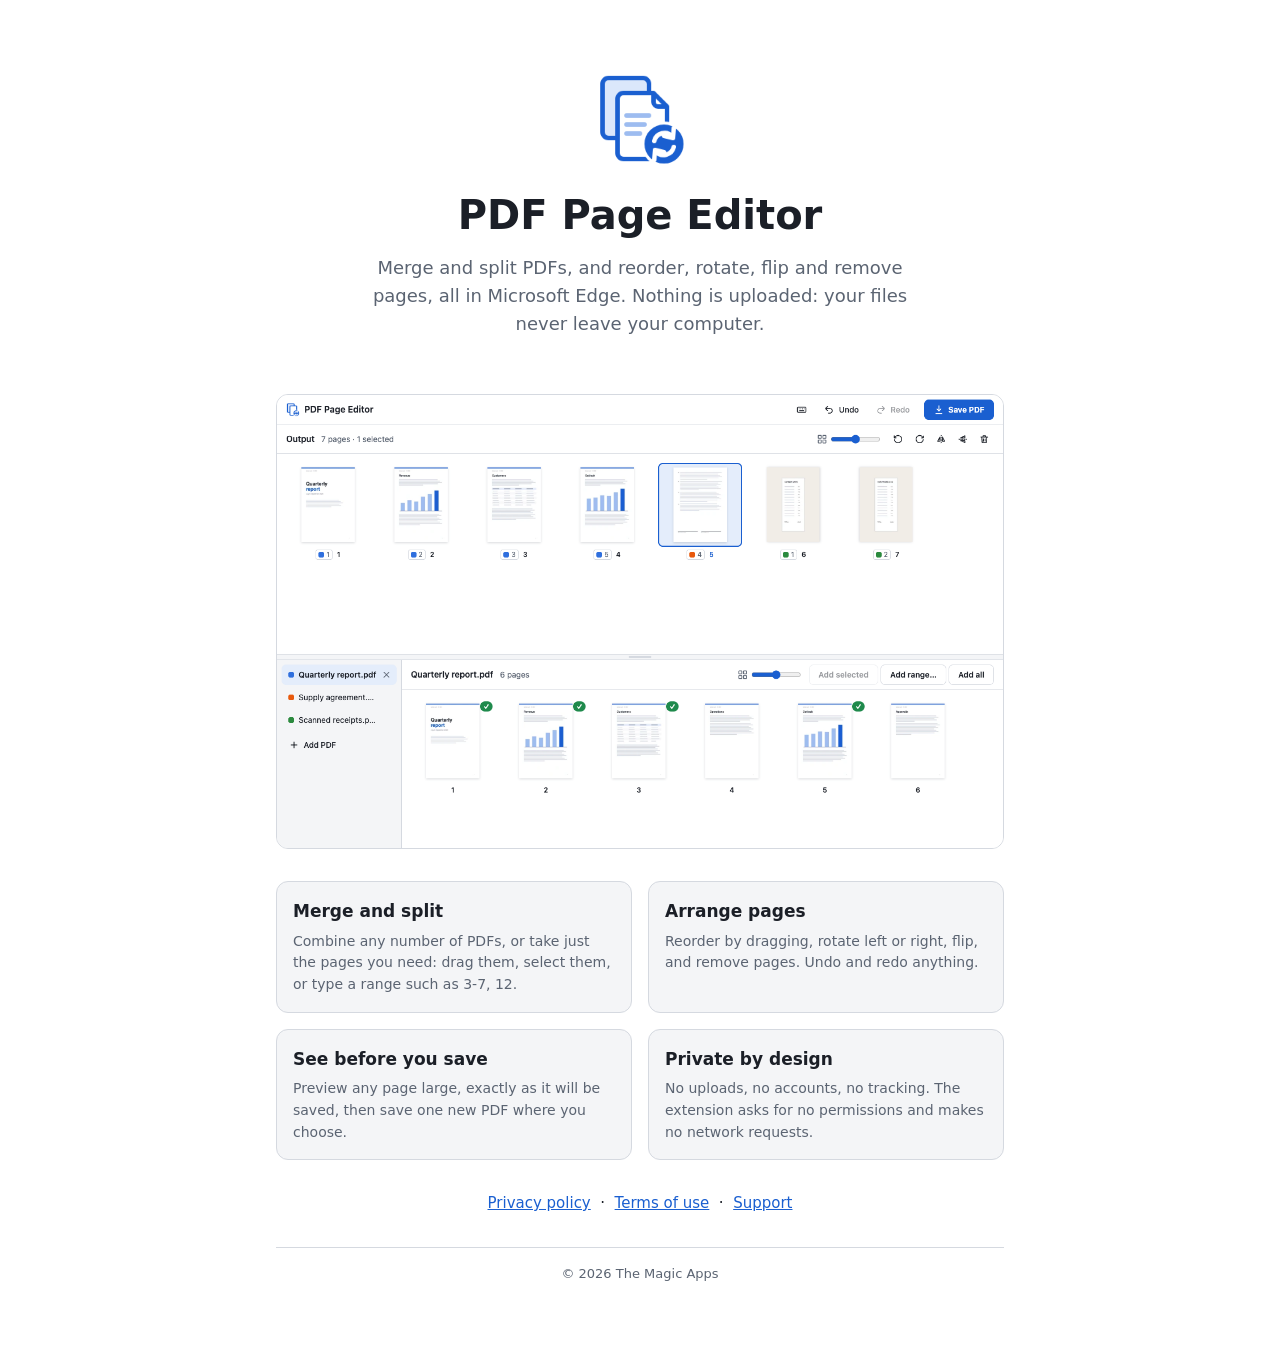
<file: index.html>
<!DOCTYPE html>
<html lang="en-GB">
<head>
<meta charset="utf-8">
<meta name="viewport" content="width=device-width, initial-scale=1">
<meta http-equiv="Content-Security-Policy" content="default-src 'none'; style-src 'self'; img-src 'self'; base-uri 'none'; form-action 'none'">
<meta name="referrer" content="strict-origin-when-cross-origin">
<link rel="icon" href="icon.png">
<link rel="stylesheet" href="style.css">
<title>PDF Page Editor</title>
<meta name="description" content="A Microsoft Edge extension to merge and split PDF files, and add, remove, reorder, rotate and flip pages. Everything happens on your computer.">
</head>
<body>
<main>
<header class="hero">
  <img src="icon.png" alt="" width="96" height="96">
  <h1>PDF Page Editor</h1>
  <p class="tagline">Merge and split PDFs, and reorder, rotate, flip and remove pages, all in Microsoft Edge. Nothing is uploaded: your files never leave your computer.</p>
</header>

<figure class="screenshot">
  <img src="screenshot.png" alt="PDF Page Editor with three PDFs open below and the new document being assembled above" width="1280" height="800">
</figure>

<section class="features">
  <div>
    <h2>Merge and split</h2>
    <p>Combine any number of PDFs, or take just the pages you need: drag them, select them, or type a range such as 3-7, 12.</p>
  </div>
  <div>
    <h2>Arrange pages</h2>
    <p>Reorder by dragging, rotate left or right, flip, and remove pages. Undo and redo anything.</p>
  </div>
  <div>
    <h2>See before you save</h2>
    <p>Preview any page large, exactly as it will be saved, then save one new PDF where you choose.</p>
  </div>
  <div>
    <h2>Private by design</h2>
    <p>No uploads, no accounts, no tracking. The extension asks for no permissions and makes no network requests.</p>
  </div>
</section>

<section class="links">
  <p>
    <a href="privacy.html">Privacy policy</a>
    &nbsp;·&nbsp;
    <a href="privacy.html#terms">Terms of use</a>
    &nbsp;·&nbsp;
    <a href="support.html">Support</a>
  </p>
</section>

<footer>
<p>&copy; 2026 The Magic Apps</p>
</footer>
</main>
</body>
</html>
</file>
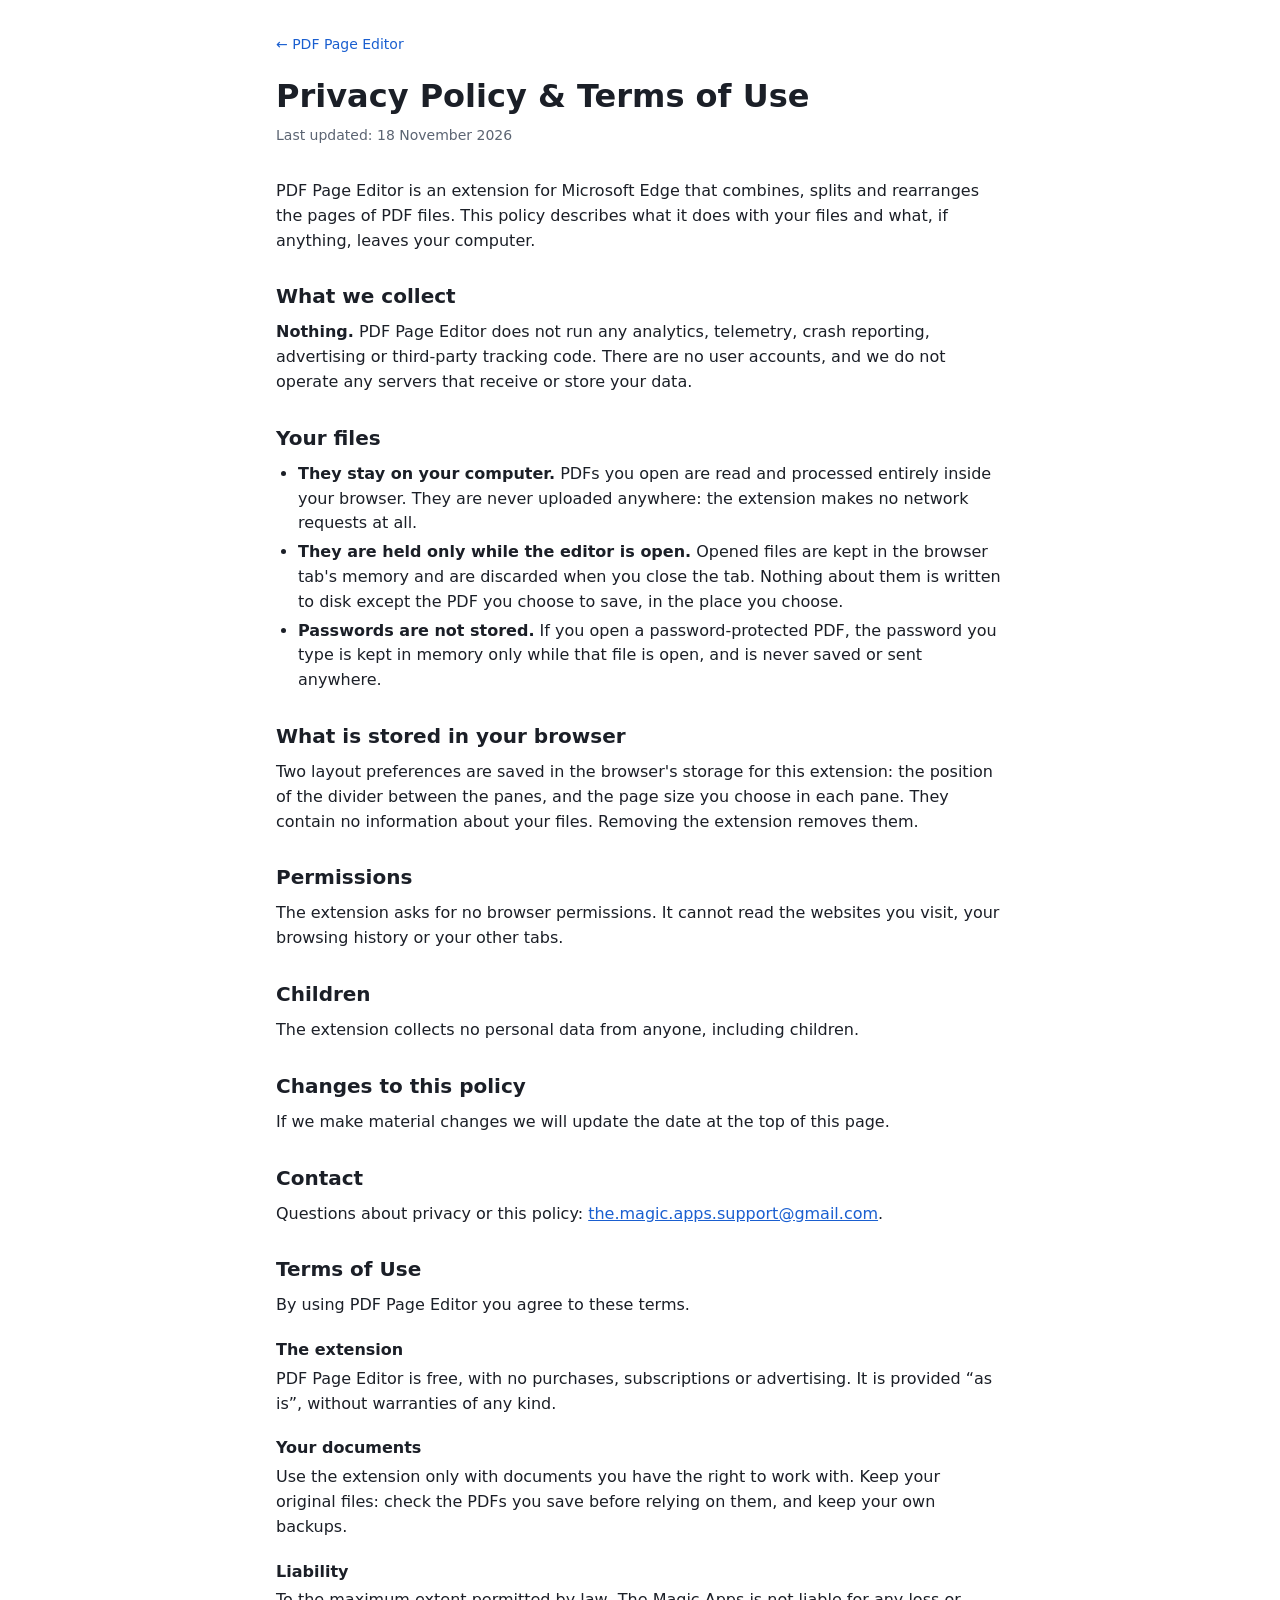
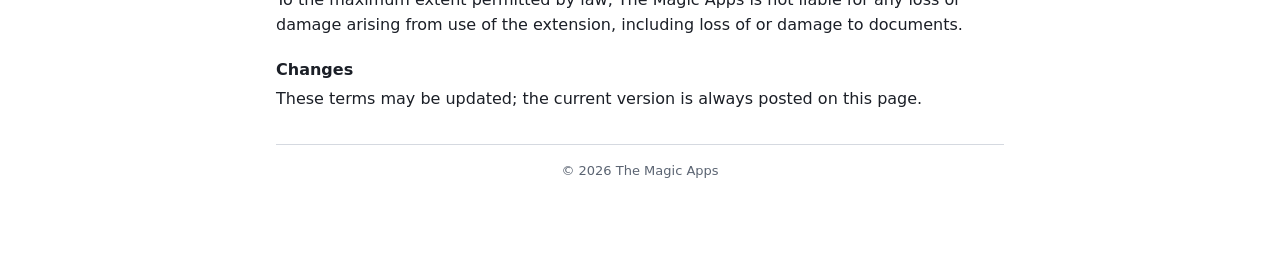
<file: privacy.html>
<!DOCTYPE html>
<html lang="en-GB">
<head>
<meta charset="utf-8">
<meta name="viewport" content="width=device-width, initial-scale=1">
<meta http-equiv="Content-Security-Policy" content="default-src 'none'; style-src 'self'; img-src 'self'; base-uri 'none'; form-action 'none'">
<meta name="referrer" content="strict-origin-when-cross-origin">
<link rel="icon" href="icon.png">
<link rel="stylesheet" href="style.css">
<title>Privacy Policy &amp; Terms of Use — PDF Page Editor</title>
</head>
<body>
<main>
<header>
  <a class="back" href="index.html">&larr; PDF Page Editor</a>
  <h1>Privacy Policy &amp; Terms of Use</h1>
  <p class="meta">Last updated: 18 November 2026</p>
</header>

<section>
<p>PDF Page Editor is an extension for Microsoft Edge that combines, splits and rearranges the pages of PDF files. This policy describes what it does with your files and what, if anything, leaves your computer.</p>

<h2>What we collect</h2>
<p><strong>Nothing.</strong> PDF Page Editor does not run any analytics, telemetry, crash reporting, advertising or third-party tracking code. There are no user accounts, and we do not operate any servers that receive or store your data.</p>

<h2>Your files</h2>
<ul>
  <li><strong>They stay on your computer.</strong> PDFs you open are read and processed entirely inside your browser. They are never uploaded anywhere: the extension makes no network requests at all.</li>
  <li><strong>They are held only while the editor is open.</strong> Opened files are kept in the browser tab's memory and are discarded when you close the tab. Nothing about them is written to disk except the PDF you choose to save, in the place you choose.</li>
  <li><strong>Passwords are not stored.</strong> If you open a password-protected PDF, the password you type is kept in memory only while that file is open, and is never saved or sent anywhere.</li>
</ul>

<h2>What is stored in your browser</h2>
<p>Two layout preferences are saved in the browser's storage for this extension: the position of the divider between the panes, and the page size you choose in each pane. They contain no information about your files. Removing the extension removes them.</p>

<h2>Permissions</h2>
<p>The extension asks for no browser permissions. It cannot read the websites you visit, your browsing history or your other tabs.</p>

<h2>Children</h2>
<p>The extension collects no personal data from anyone, including children.</p>

<h2>Changes to this policy</h2>
<p>If we make material changes we will update the date at the top of this page.</p>

<h2>Contact</h2>
<p>Questions about privacy or this policy: <a href="mailto:the.magic.apps.support@gmail.com">the.magic.apps.support@gmail.com</a>.</p>

<h2 id="terms">Terms of Use</h2>
<p>By using PDF Page Editor you agree to these terms.</p>

<h3>The extension</h3>
<p>PDF Page Editor is free, with no purchases, subscriptions or advertising. It is provided “as is”, without warranties of any kind.</p>

<h3>Your documents</h3>
<p>Use the extension only with documents you have the right to work with. Keep your original files: check the PDFs you save before relying on them, and keep your own backups.</p>

<h3>Liability</h3>
<p>To the maximum extent permitted by law, The Magic Apps is not liable for any loss or damage arising from use of the extension, including loss of or damage to documents.</p>

<h3>Changes</h3>
<p>These terms may be updated; the current version is always posted on this page.</p>
</section>

<footer>
<p>&copy; 2026 The Magic Apps</p>
</footer>
</main>
</body>
</html>
</file>
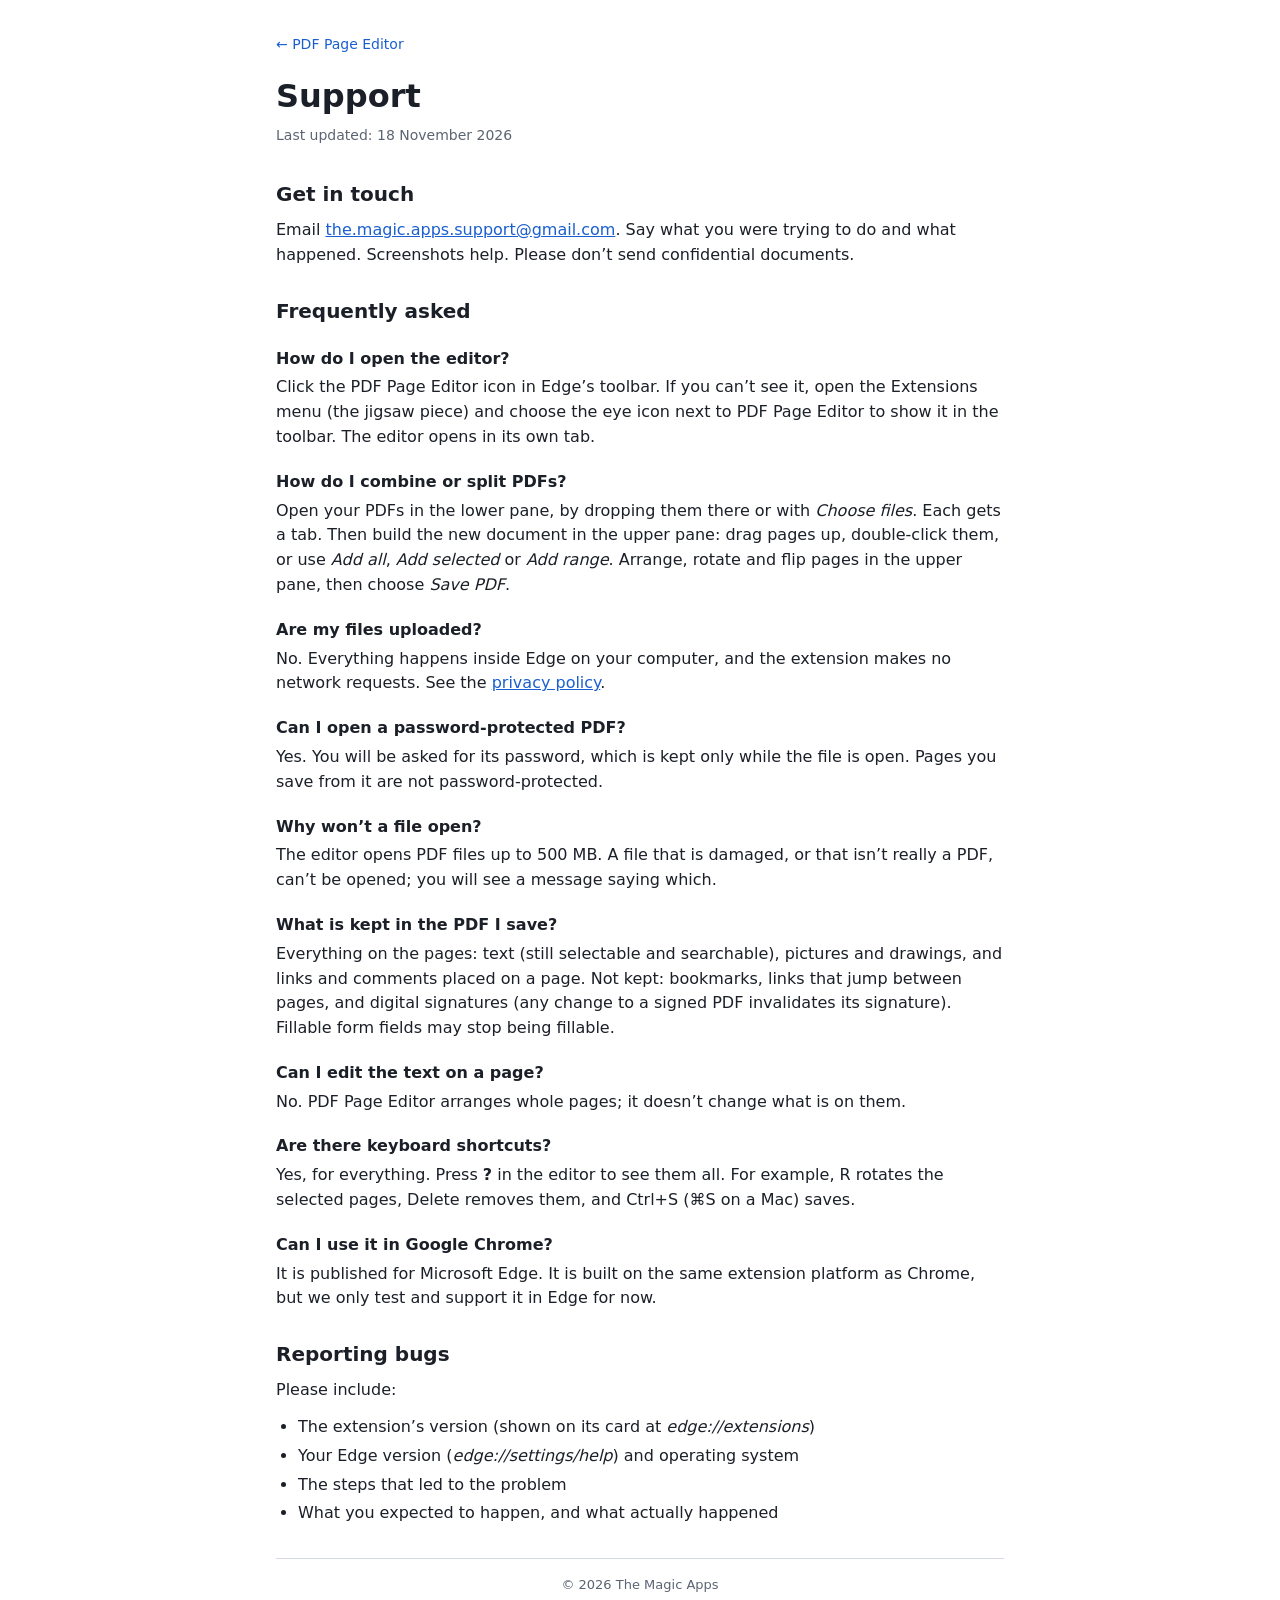
<file: support.html>
<!DOCTYPE html>
<html lang="en-GB">
<head>
<meta charset="utf-8">
<meta name="viewport" content="width=device-width, initial-scale=1">
<meta http-equiv="Content-Security-Policy" content="default-src 'none'; style-src 'self'; img-src 'self'; base-uri 'none'; form-action 'none'">
<meta name="referrer" content="strict-origin-when-cross-origin">
<link rel="icon" href="icon.png">
<link rel="stylesheet" href="style.css">
<title>Support — PDF Page Editor</title>
</head>
<body>
<main>
<header>
  <a class="back" href="index.html">&larr; PDF Page Editor</a>
  <h1>Support</h1>
  <p class="meta">Last updated: 18 November 2026</p>
</header>

<section>
<h2>Get in touch</h2>
<p>Email <a href="mailto:the.magic.apps.support@gmail.com">the.magic.apps.support@gmail.com</a>. Say what you were trying to do and what happened. Screenshots help. Please don’t send confidential documents.</p>

<h2>Frequently asked</h2>

<h3>How do I open the editor?</h3>
<p>Click the PDF Page Editor icon in Edge’s toolbar. If you can’t see it, open the Extensions menu (the jigsaw piece) and choose the eye icon next to PDF Page Editor to show it in the toolbar. The editor opens in its own tab.</p>

<h3>How do I combine or split PDFs?</h3>
<p>Open your PDFs in the lower pane, by dropping them there or with <em>Choose files</em>. Each gets a tab. Then build the new document in the upper pane: drag pages up, double-click them, or use <em>Add all</em>, <em>Add selected</em> or <em>Add range</em>. Arrange, rotate and flip pages in the upper pane, then choose <em>Save PDF</em>.</p>

<h3>Are my files uploaded?</h3>
<p>No. Everything happens inside Edge on your computer, and the extension makes no network requests. See the <a href="privacy.html">privacy policy</a>.</p>

<h3>Can I open a password-protected PDF?</h3>
<p>Yes. You will be asked for its password, which is kept only while the file is open. Pages you save from it are not password-protected.</p>

<h3>Why won’t a file open?</h3>
<p>The editor opens PDF files up to 500 MB. A file that is damaged, or that isn’t really a PDF, can’t be opened; you will see a message saying which.</p>

<h3>What is kept in the PDF I save?</h3>
<p>Everything on the pages: text (still selectable and searchable), pictures and drawings, and links and comments placed on a page. Not kept: bookmarks, links that jump between pages, and digital signatures (any change to a signed PDF invalidates its signature). Fillable form fields may stop being fillable.</p>

<h3>Can I edit the text on a page?</h3>
<p>No. PDF Page Editor arranges whole pages; it doesn’t change what is on them.</p>

<h3>Are there keyboard shortcuts?</h3>
<p>Yes, for everything. Press <strong>?</strong> in the editor to see them all. For example, R rotates the selected pages, Delete removes them, and Ctrl+S (⌘S on a Mac) saves.</p>

<h3>Can I use it in Google Chrome?</h3>
<p>It is published for Microsoft Edge. It is built on the same extension platform as Chrome, but we only test and support it in Edge for now.</p>

<h2>Reporting bugs</h2>
<p>Please include:</p>
<ul>
  <li>The extension’s version (shown on its card at <em>edge://extensions</em>)</li>
  <li>Your Edge version (<em>edge://settings/help</em>) and operating system</li>
  <li>The steps that led to the problem</li>
  <li>What you expected to happen, and what actually happened</li>
</ul>
</section>

<footer>
<p>&copy; 2026 The Magic Apps</p>
</footer>
</main>
</body>
</html>
</file>
<file: style.css>
:root {
  --fg: #1b1f27;
  --fg-muted: #5b6472;
  --bg: #ffffff;
  --bg-soft: #f4f5f7;
  --accent: #1a5fd0;
  --border: #d5d9e0;
}

@media (prefers-color-scheme: dark) {
  :root {
    --fg: #e8ebf0;
    --fg-muted: #9aa4b2;
    --bg: #14171c;
    --bg-soft: #1c2027;
    --accent: #6ea3ff;
    --border: #343b47;
  }
}

* { box-sizing: border-box; }

html, body {
  margin: 0;
  padding: 0;
  background: var(--bg);
  color: var(--fg);
  font-family: system-ui, -apple-system, "Segoe UI", Roboto, "Helvetica Neue", Arial, sans-serif;
  line-height: 1.55;
  -webkit-font-smoothing: antialiased;
}

main {
  max-width: 760px;
  margin: 0 auto;
  padding: 32px 16px 64px;
}

header { margin-bottom: 32px; }
header .meta { color: var(--fg-muted); font-size: 14px; margin-top: 4px; }
header.hero { text-align: center; padding: 40px 0 24px; }
header.hero img { display: block; margin: 0 auto 16px; }
header.hero h1 { font-size: 40px; margin: 0 0 8px; }
header.hero .tagline { font-size: 18px; color: var(--fg-muted); margin: 0 auto; max-width: 540px; }

a.back {
  display: inline-block;
  margin-bottom: 16px;
  color: var(--accent);
  text-decoration: none;
  font-size: 14px;
}
a.back:hover { text-decoration: underline; }

h1 { font-size: 32px; margin: 0; }
h2 { font-size: 20px; margin-top: 28px; margin-bottom: 8px; }
h3 { font-size: 16px; margin-top: 20px; margin-bottom: 4px; }

p, ul { margin: 0 0 12px; }
ul { padding-left: 22px; }
li { margin-bottom: 4px; }

a { color: var(--accent); }

figure.screenshot { margin: 8px 0 32px; }
figure.screenshot img {
  display: block;
  width: 100%;
  height: auto;
  border: 1px solid var(--border);
  border-radius: 12px;
}

section.features {
  display: grid;
  grid-template-columns: 1fr 1fr;
  gap: 16px;
  margin: 32px 0;
}
@media (max-width: 560px) {
  section.features { grid-template-columns: 1fr; }
}
section.features > div {
  background: var(--bg-soft);
  border: 1px solid var(--border);
  border-radius: 12px;
  padding: 16px;
}
section.features h2 { font-size: 17px; margin-top: 0; margin-bottom: 6px; }
section.features p { font-size: 14px; color: var(--fg-muted); margin: 0; }

section.links { text-align: center; margin: 24px 0; font-size: 15px; }

footer {
  text-align: center;
  color: var(--fg-muted);
  font-size: 13px;
  border-top: 1px solid var(--border);
  padding-top: 16px;
  margin-top: 32px;
}
</file>
